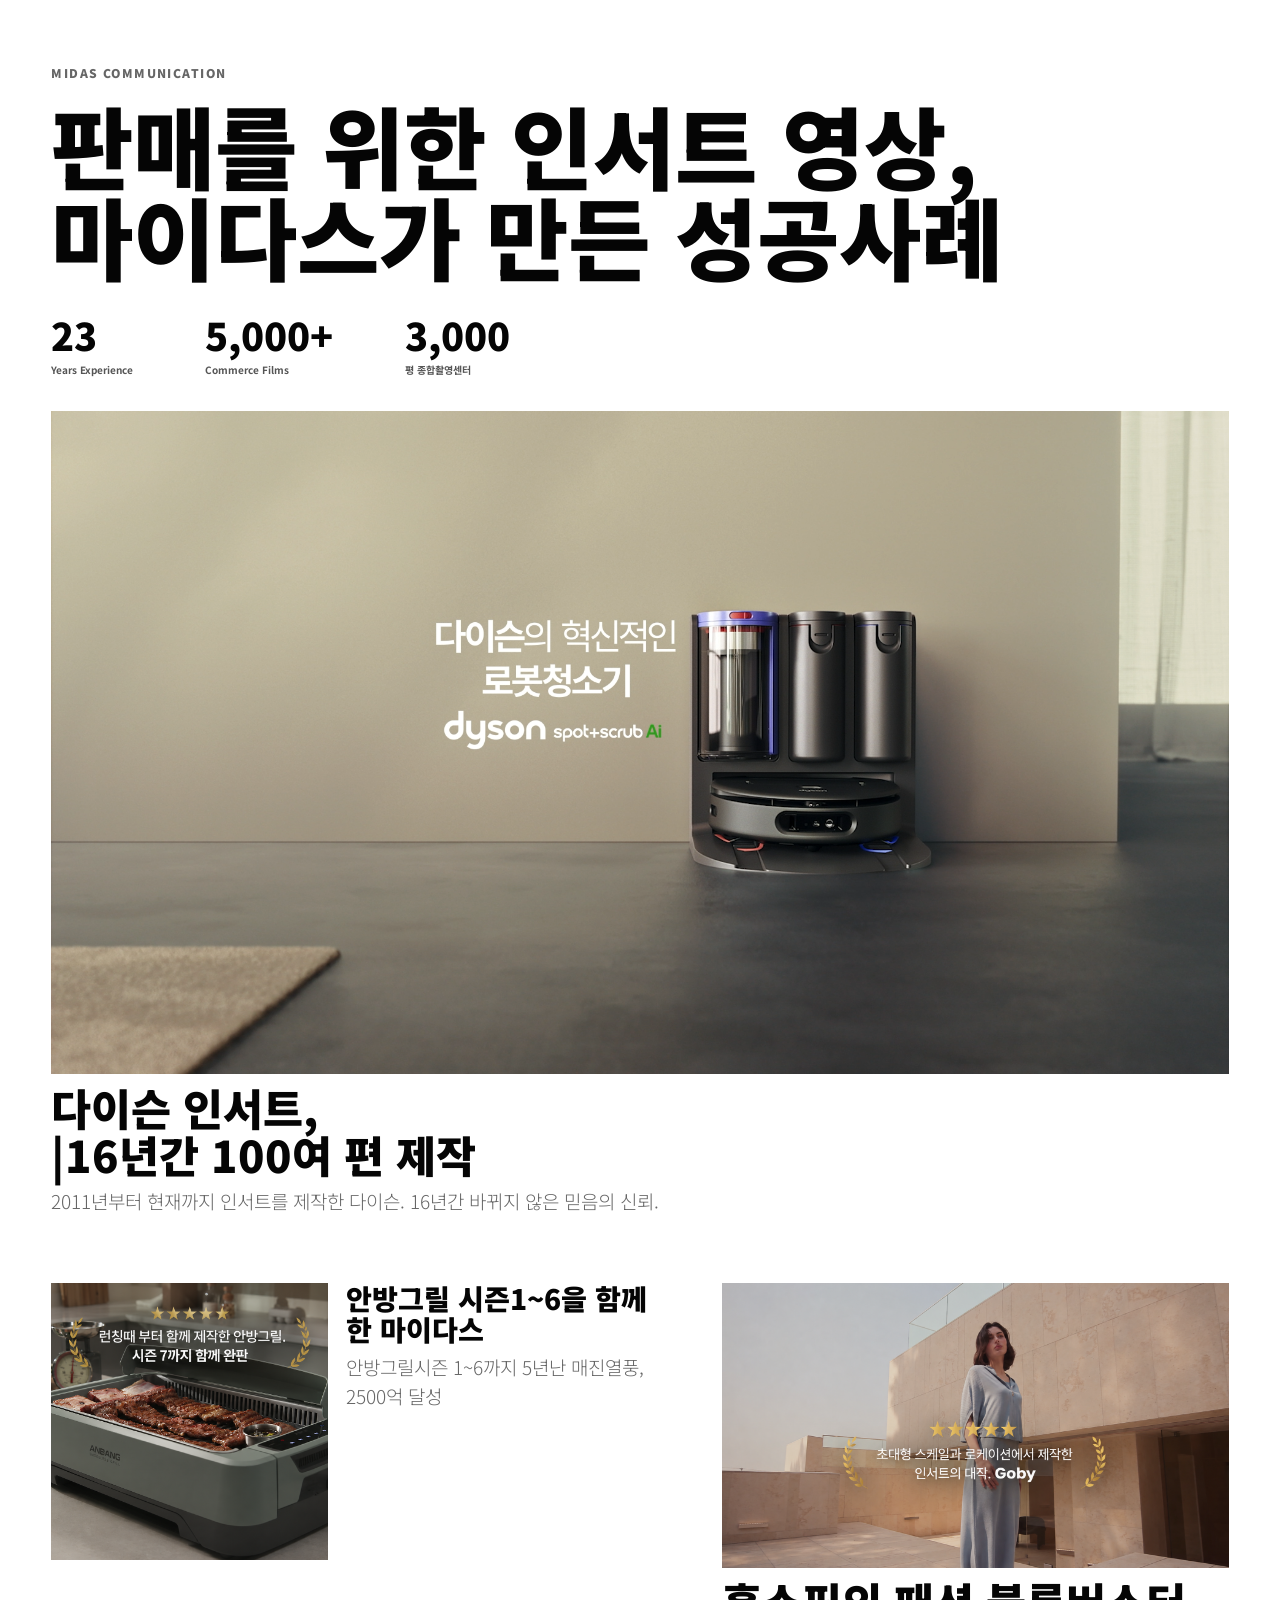
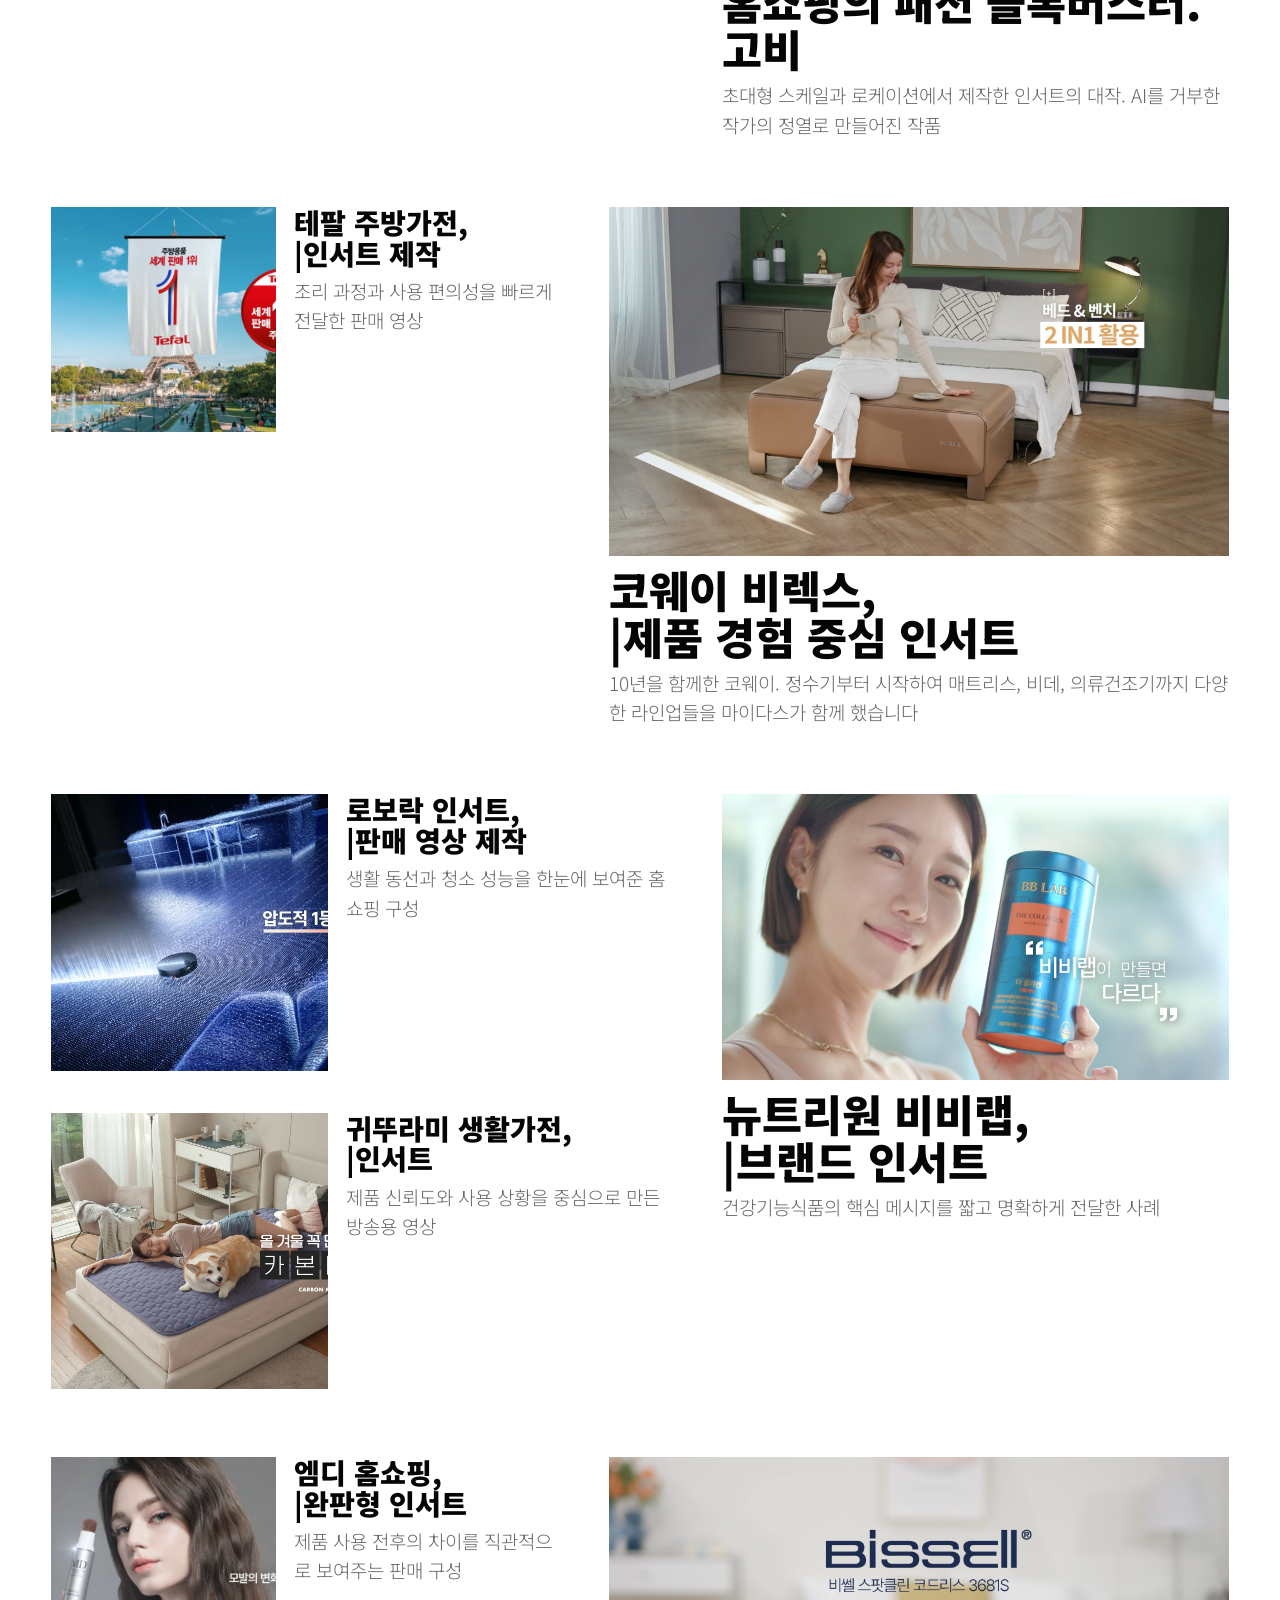
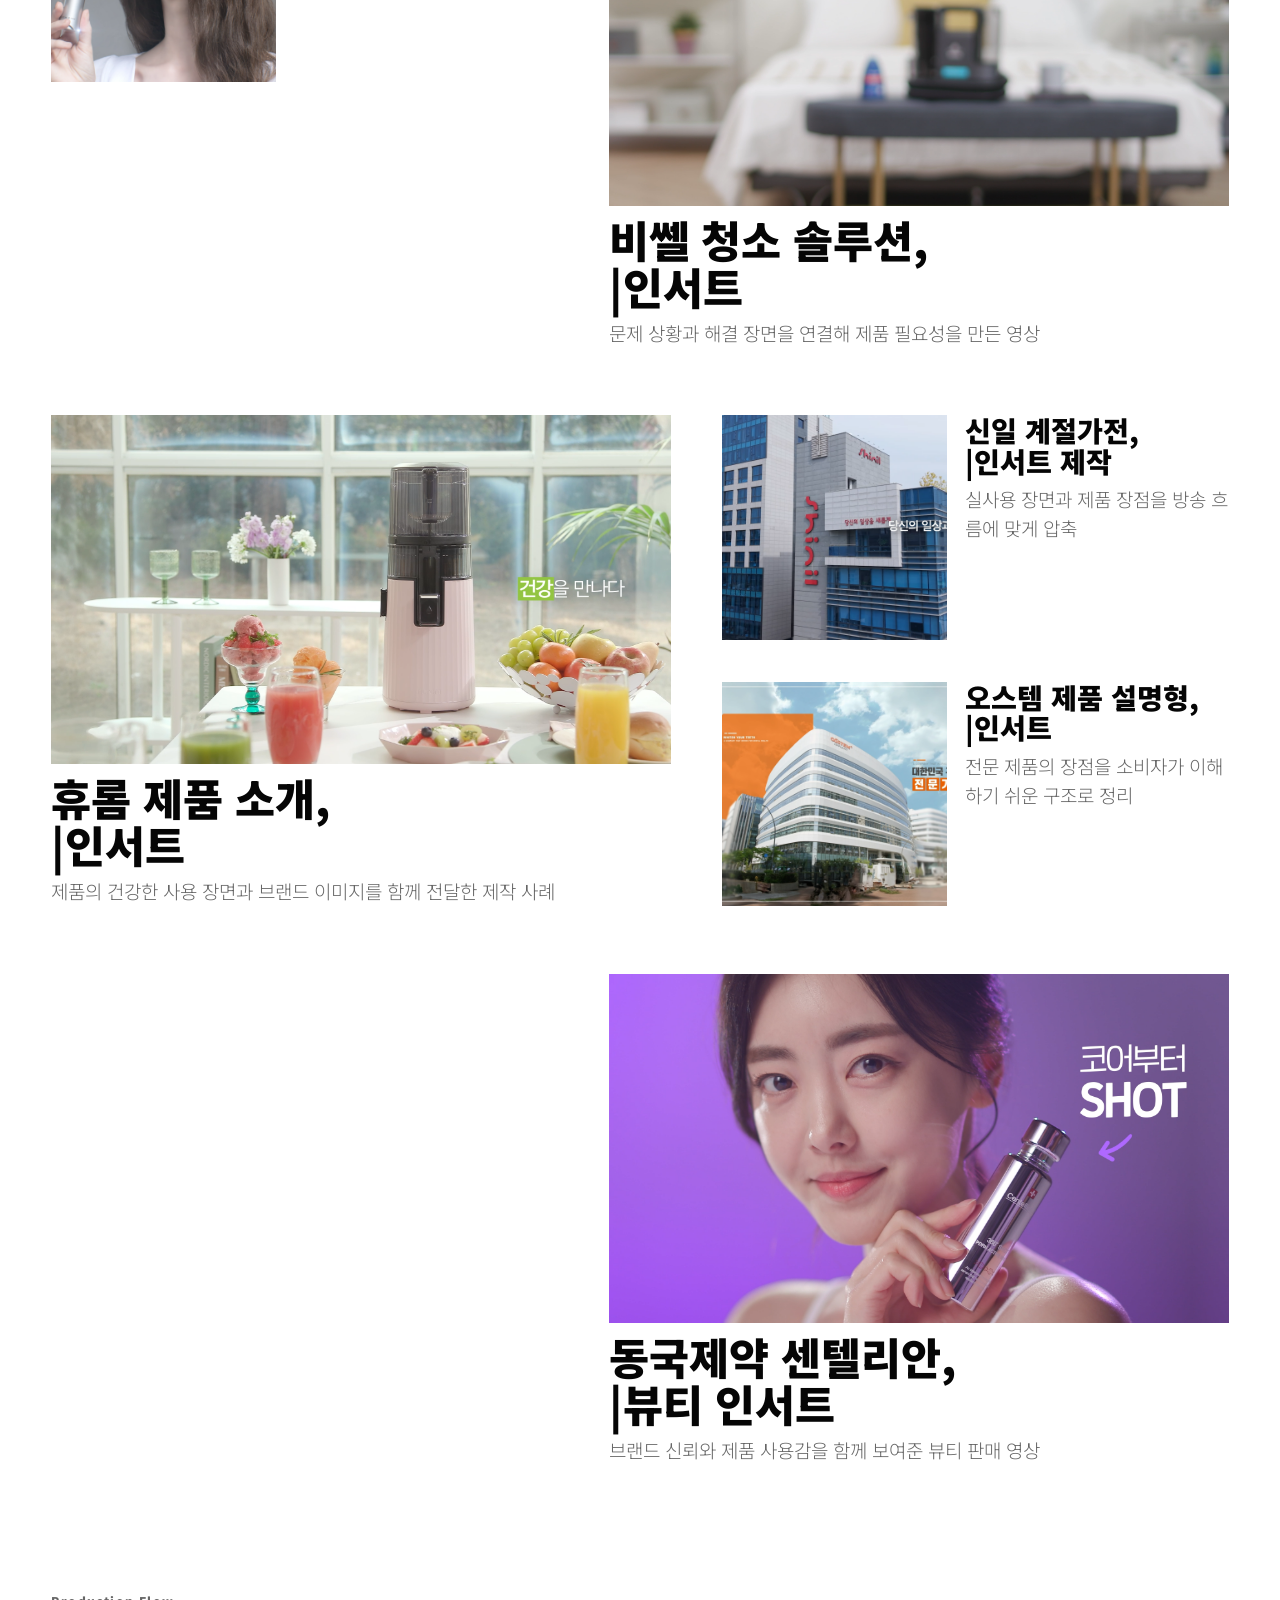
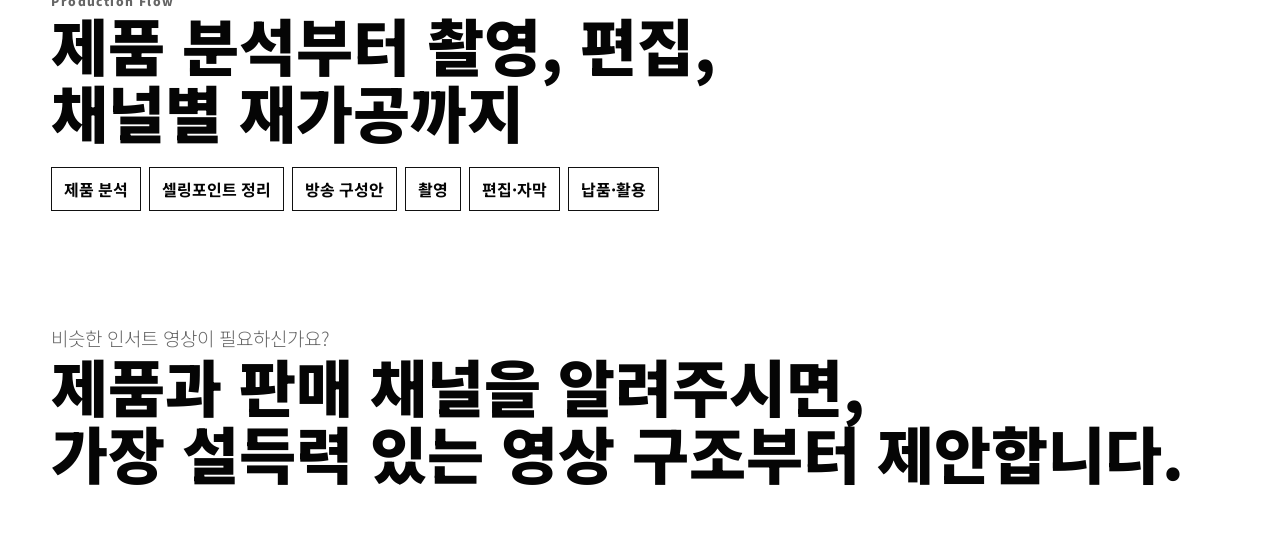
<file: index.html>
<!doctype html><html lang="ko"><head><meta charset="UTF-8"><meta name="viewport" content="width=device-width,initial-scale=1"><title>MIDAS Insert Success Cases</title><link rel="preconnect" href="https://fonts.googleapis.com"><link rel="preconnect" href="https://fonts.gstatic.com" crossorigin><link href="https://fonts.googleapis.com/css2?family=Noto+Sans+KR:wght@300;500;700;900&display=swap" rel="stylesheet"><style>*{box-sizing:border-box}body{margin:0;background:#fff;color:#050505;font-family:'Noto Sans KR',Arial,sans-serif}a{color:inherit;text-decoration:none}.hero{padding:56px 4vw 34px}.hero p,.eyebrow{font-weight:900;font-size:12px;letter-spacing:.12em}.hero h1{font-size:clamp(34px,7vw,92px);line-height:1.02;margin:16px 0 26px;font-weight:900}.stats{display:flex;gap:clamp(18px,6vw,72px);white-space:nowrap}.stats b{font-size:clamp(18px,4vw,38px);font-weight:900}.stats span{display:block;font-size:10px;font-weight:700;color:#555}.case-feature,.works-grid{padding:0 4vw}.editorial-row{display:grid;grid-template-columns:minmax(0,1.1fr) minmax(260px,.9fr);gap:clamp(22px,4vw,62px);align-items:start;margin:clamp(28px,5vw,58px) 0}.editorial-row:nth-child(even){grid-template-columns:minmax(260px,.9fr) minmax(0,1.1fr)}.editorial-row:nth-child(even)>.large-card{order:2}.stack-column{display:grid;gap:clamp(18px,2.5vw,34px)}.work-card{display:block;padding:0 0 10px;transition:.18s}.work-card:hover{background:#050505;color:#fff}.work-card:hover p{color:#bbb}figure{margin:0;overflow:hidden;background:#eee}.large-card figure{aspect-ratio:16/9}.small-card{display:grid;grid-template-columns:minmax(120px,.85fr) 1fr;gap:18px;align-items:start}.small-card figure{aspect-ratio:1/1}.work-card img{width:100%;height:100%;object-fit:cover;display:block}.caption{padding:10px 0 0}.small-card .caption{padding-top:0}h2{margin:0;font-size:clamp(24px,3.4vw,44px);line-height:1.08;font-weight:900}.small-card h2{font-size:clamp(20px,2.2vw,30px)}p{margin:8px 0 0;font-size:clamp(14px,1.5vw,19px);line-height:1.55;font-weight:300;color:#666}.process,.contact-cta{padding:52px 4vw}.process h2,.contact-cta h2{font-size:clamp(30px,5vw,62px)}.process div{display:flex;flex-wrap:wrap;gap:8px;margin-top:22px}.process span{border:1px solid #111;padding:9px 12px;font-weight:700}@media(max-width:760px){.hero{padding:38px 18px 24px}.stats{justify-content:space-between;gap:8px}.stats b{font-size:20px;text-align:center}.stats span{font-size:8px}.case-feature,.works-grid{padding:0 18px}.editorial-row,.editorial-row:nth-child(even){display:block;margin:24px 0}.editorial-row:nth-child(even)>.large-card{order:0}.stack-column{display:block}.work-card,.small-card{display:block;margin:0 0 24px;padding-bottom:0}.small-card figure,.large-card figure{aspect-ratio:16/9}.caption,.small-card .caption{padding:8px 0 0}.small-card h2,h2{font-size:24px}.process,.contact-cta{padding:36px 18px}}</style></head><body><header class="hero"><p>MIDAS COMMUNICATION</p><h1>판매를 위한 인서트 영상,<br>마이다스가 만든 성공사례</h1><div class="stats"><b>23<span>Years Experience</span></b><b>5,000+<span>Commerce Films</span></b><b>3,000<span>평 종합촬영센터</span></b></div></header><main><section class="case-feature"><a class="work-card large-card" href="https://www.youtube.com/watch?v=G2PbFW4f110" target="_blank" rel="noopener"><figure><img src="assets/img/insert/01-다이슨.png" alt="다이슨 인서트 성공사례"></figure><div class="caption"><h2>다이슨 인서트,<br>|16년간 100여 편 제작</h2><p>2011년부터 현재까지 인서트를 제작한 다이슨. 16년간 바뀌지 않은 믿음의 신뢰. </p></div></a></section><section class="works-grid"><section class="editorial-row"><div class="stack-column"><a class="work-card small-card" href="https://www.youtube.com/watch?v=g1VbbLwej2k" target="_blank" rel="noopener"><figure><img src="assets/img/insert/06-안방그릴.png" alt="안방그릴 인서트 성공사례"></figure><div class="caption"><h2>안방그릴 시즌1~6을 함께한 마이다스</h2><p>안방그릴시즌 1~6까지 5년난 매진열풍, 2500억 달성</p></div></a></div><a class="work-card large-card" href="https://www.youtube.com/watch?v=FVRKUZlJ7e4" target="_blank" rel="noopener"><figure><img src="assets/img/insert/03-고비.png" alt="고비 인서트 성공사례"></figure><div class="caption"><h2>홈쇼핑의 패션 블록버스터.<br> 고비</h2><p>초대형 스케일과 로케이션에서 제작한 인서트의 대작. AI를 거부한 작가의 정열로 만들어진 작품</p></div></a></section><section class="editorial-row"><div class="stack-column"><a class="work-card small-card" href="https://www.youtube.com/watch?v=BTRh660N0Gg" target="_blank" rel="noopener"><figure><img src="assets/img/insert/04-테팔.png" alt="테팔 인서트 성공사례"></figure><div class="caption"><h2>테팔 주방가전,<br>|인서트 제작</h2><p>조리 과정과 사용 편의성을 빠르게 전달한 판매 영상</p></div></a></div><a class="work-card large-card" href="https://www.youtube.com/watch?v=70TjI9-N_DI" target="_blank" rel="noopener"><figure><img src="assets/img/insert/03-코웨이-비렉스.png" alt="코웨이 비렉스 인서트 성공사례"></figure><div class="caption"><h2>코웨이 비렉스,<br>|제품 경험 중심 인서트</h2><p>10년을 함께한 코웨이. 정수기부터 시작하여 매트리스, 비데, 의류건조기까지 다양한 라인업들을 마이다스가 함께 했습니다</p></div></a></section><section class="editorial-row"><div class="stack-column"><a class="work-card small-card" href="https://www.youtube.com/watch?v=RRXb6wI9IQI" target="_blank" rel="noopener"><figure><img src="assets/img/insert/02-로보락.png" alt="로보락 인서트 성공사례"></figure><div class="caption"><h2>로보락 인서트,<br>|판매 영상 제작</h2><p>생활 동선과 청소 성능을 한눈에 보여준 홈쇼핑 구성</p></div></a><a class="work-card small-card" href="https://www.youtube.com/watch?v=6z-DUTfkjpg" target="_blank" rel="noopener"><figure><img src="assets/img/insert/07-귀뚜라미.png" alt="귀뚜라미 인서트 성공사례"></figure><div class="caption"><h2>귀뚜라미 생활가전,<br>|인서트</h2><p>제품 신뢰도와 사용 상황을 중심으로 만든 방송용 영상</p></div></a></div><a class="work-card large-card" href="https://www.youtube.com/watch?v=x9LuqfbR4MU" target="_blank" rel="noopener"><figure><img src="assets/img/insert/08-뉴트리원-비비랩.png" alt="뉴트리원 비비랩 인서트 성공사례"></figure><div class="caption"><h2>뉴트리원 비비랩,<br>|브랜드 인서트</h2><p>건강기능식품의 핵심 메시지를 짧고 명확하게 전달한 사례</p></div></a></section><section class="editorial-row"><div class="stack-column"><a class="work-card small-card" href="https://www.youtube.com/watch?v=-eQnOwGTk7o" target="_blank" rel="noopener"><figure><img src="assets/img/insert/09-엠디.png" alt="엠디 인서트 성공사례"></figure><div class="caption"><h2>엠디 홈쇼핑,<br>|완판형 인서트</h2><p>제품 사용 전후의 차이를 직관적으로 보여주는 판매 구성</p></div></a></div><a class="work-card large-card" href="https://www.youtube.com/watch?v=N2UHQy3POWo&amp;feature=youtu.be" target="_blank" rel="noopener"><figure><img src="assets/img/insert/10-비쎌.png" alt="비쎌 인서트 성공사례"></figure><div class="caption"><h2>비쎌 청소 솔루션,<br>|인서트</h2><p>문제 상황과 해결 장면을 연결해 제품 필요성을 만든 영상</p></div></a></section><section class="editorial-row"><a class="work-card large-card" href="https://www.youtube.com/watch?v=GxN_BkqXtNw" target="_blank" rel="noopener"><figure><img src="assets/img/insert/11-휴롬.png" alt="휴롬 인서트 성공사례"></figure><div class="caption"><h2>휴롬 제품 소개,<br>|인서트</h2><p>제품의 건강한 사용 장면과 브랜드 이미지를 함께 전달한 제작 사례</p></div></a><div class="stack-column"><a class="work-card small-card" href="https://www.youtube.com/watch?v=9bd-cKFMoJg" target="_blank" rel="noopener"><figure><img src="assets/img/insert/12-신일.png" alt="신일 인서트 성공사례"></figure><div class="caption"><h2>신일 계절가전,<br>|인서트 제작</h2><p>실사용 장면과 제품 장점을 방송 흐름에 맞게 압축</p></div></a><a class="work-card small-card" href="https://www.youtube.com/watch?v=a8w3D-6zehs" target="_blank" rel="noopener"><figure><img src="assets/img/insert/13-오스템.png" alt="오스템 인서트 성공사례"></figure><div class="caption"><h2>오스템 제품 설명형,<br>|인서트</h2><p>전문 제품의 장점을 소비자가 이해하기 쉬운 구조로 정리</p></div></a></div></section><section class="editorial-row"><a class="work-card large-card" href="https://www.youtube.com/watch?v=Z0hi5ztHiDM" target="_blank" rel="noopener"><figure><img src="assets/img/insert/14-동국제약-센텔리안.png" alt="동국제약 센텔리안 인서트 성공사례"></figure><div class="caption"><h2>동국제약 센텔리안,<br>|뷰티 인서트</h2><p>브랜드 신뢰와 제품 사용감을 함께 보여준 뷰티 판매 영상</p></div></a><div class="stack-column"></div></section></section><section class="process"><p class="eyebrow">Production Flow</p><h2>제품 분석부터 촬영, 편집,<br>채널별 재가공까지</h2><div><span>제품 분석</span><span>셀링포인트 정리</span><span>방송 구성안</span><span>촬영</span><span>편집·자막</span><span>납품·활용</span></div></section><section class="contact-cta"><p>비슷한 인서트 영상이 필요하신가요?</p><h2>제품과 판매 채널을 알려주시면,<br>가장 설득력 있는 영상 구조부터 제안합니다.</h2></section></main></body></html>
<!-- sheet-published 2026-06-17T08:46:00.285Z -->
</file>
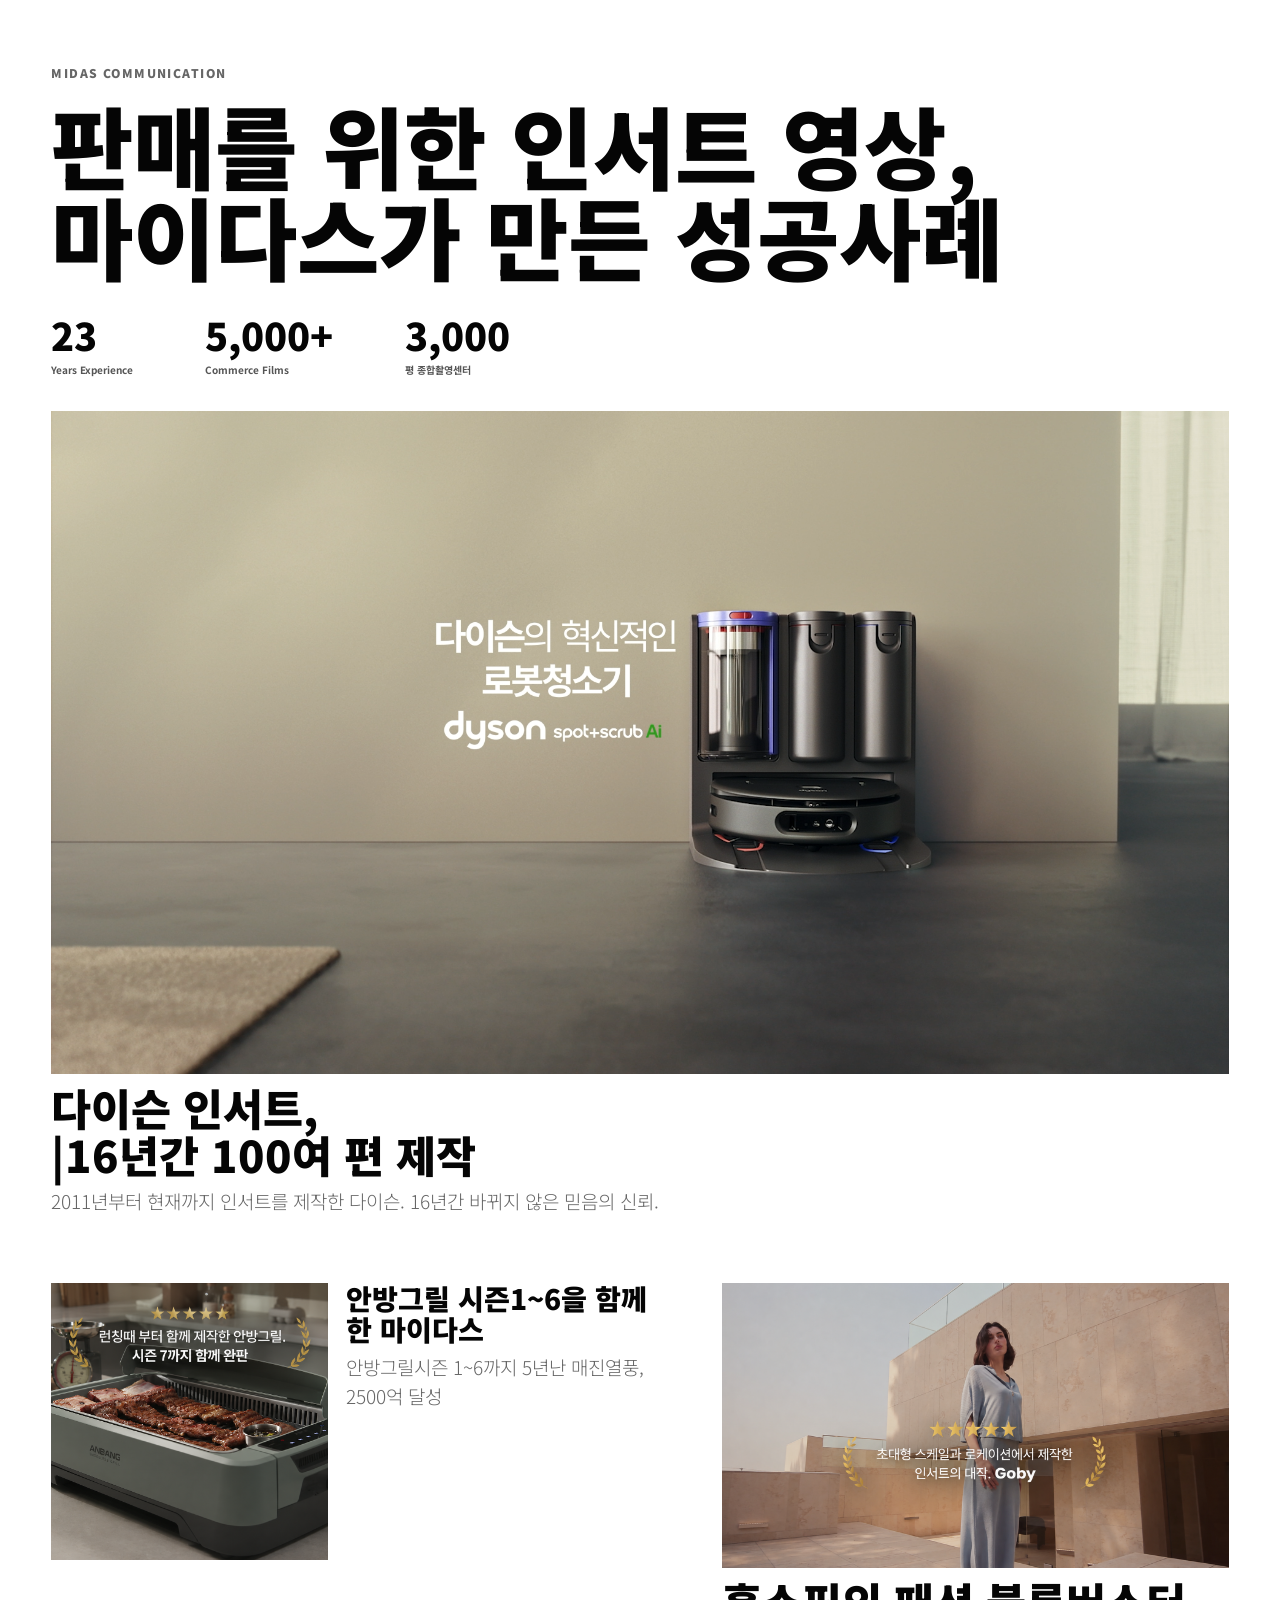
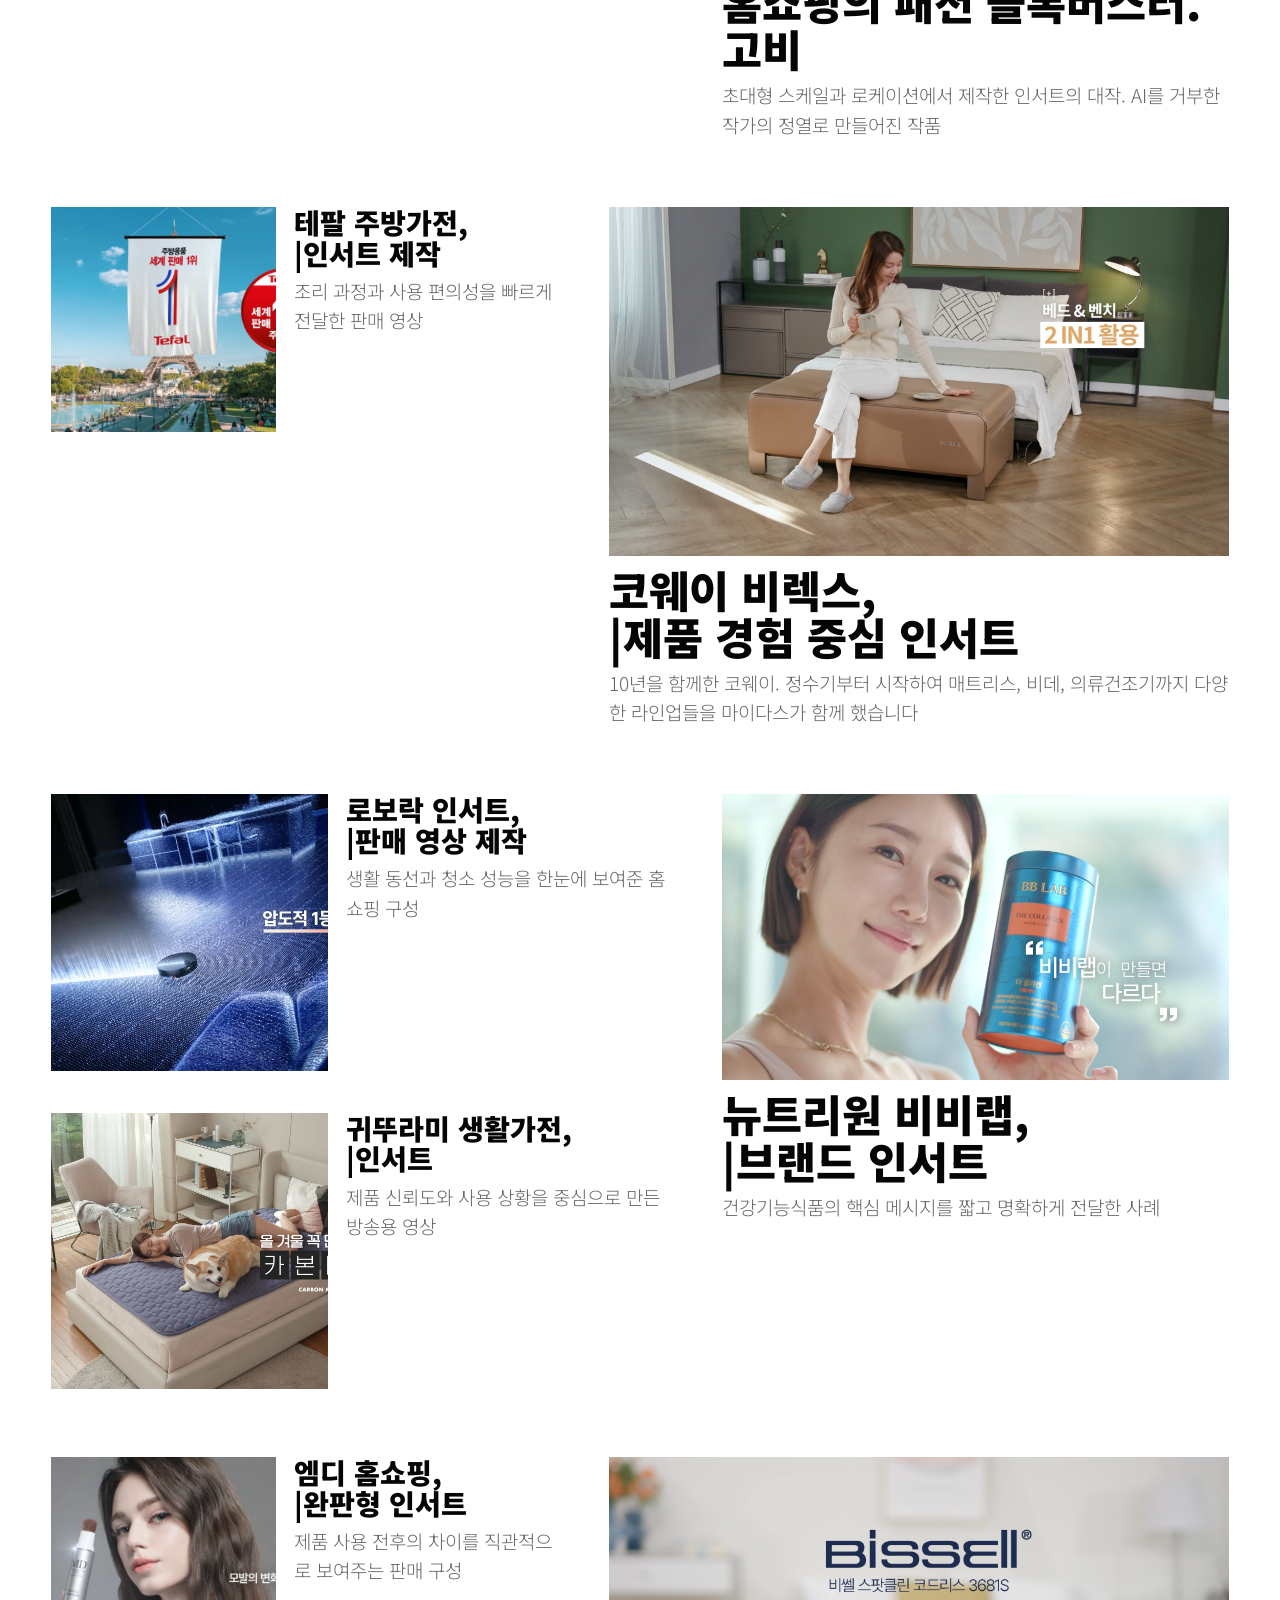
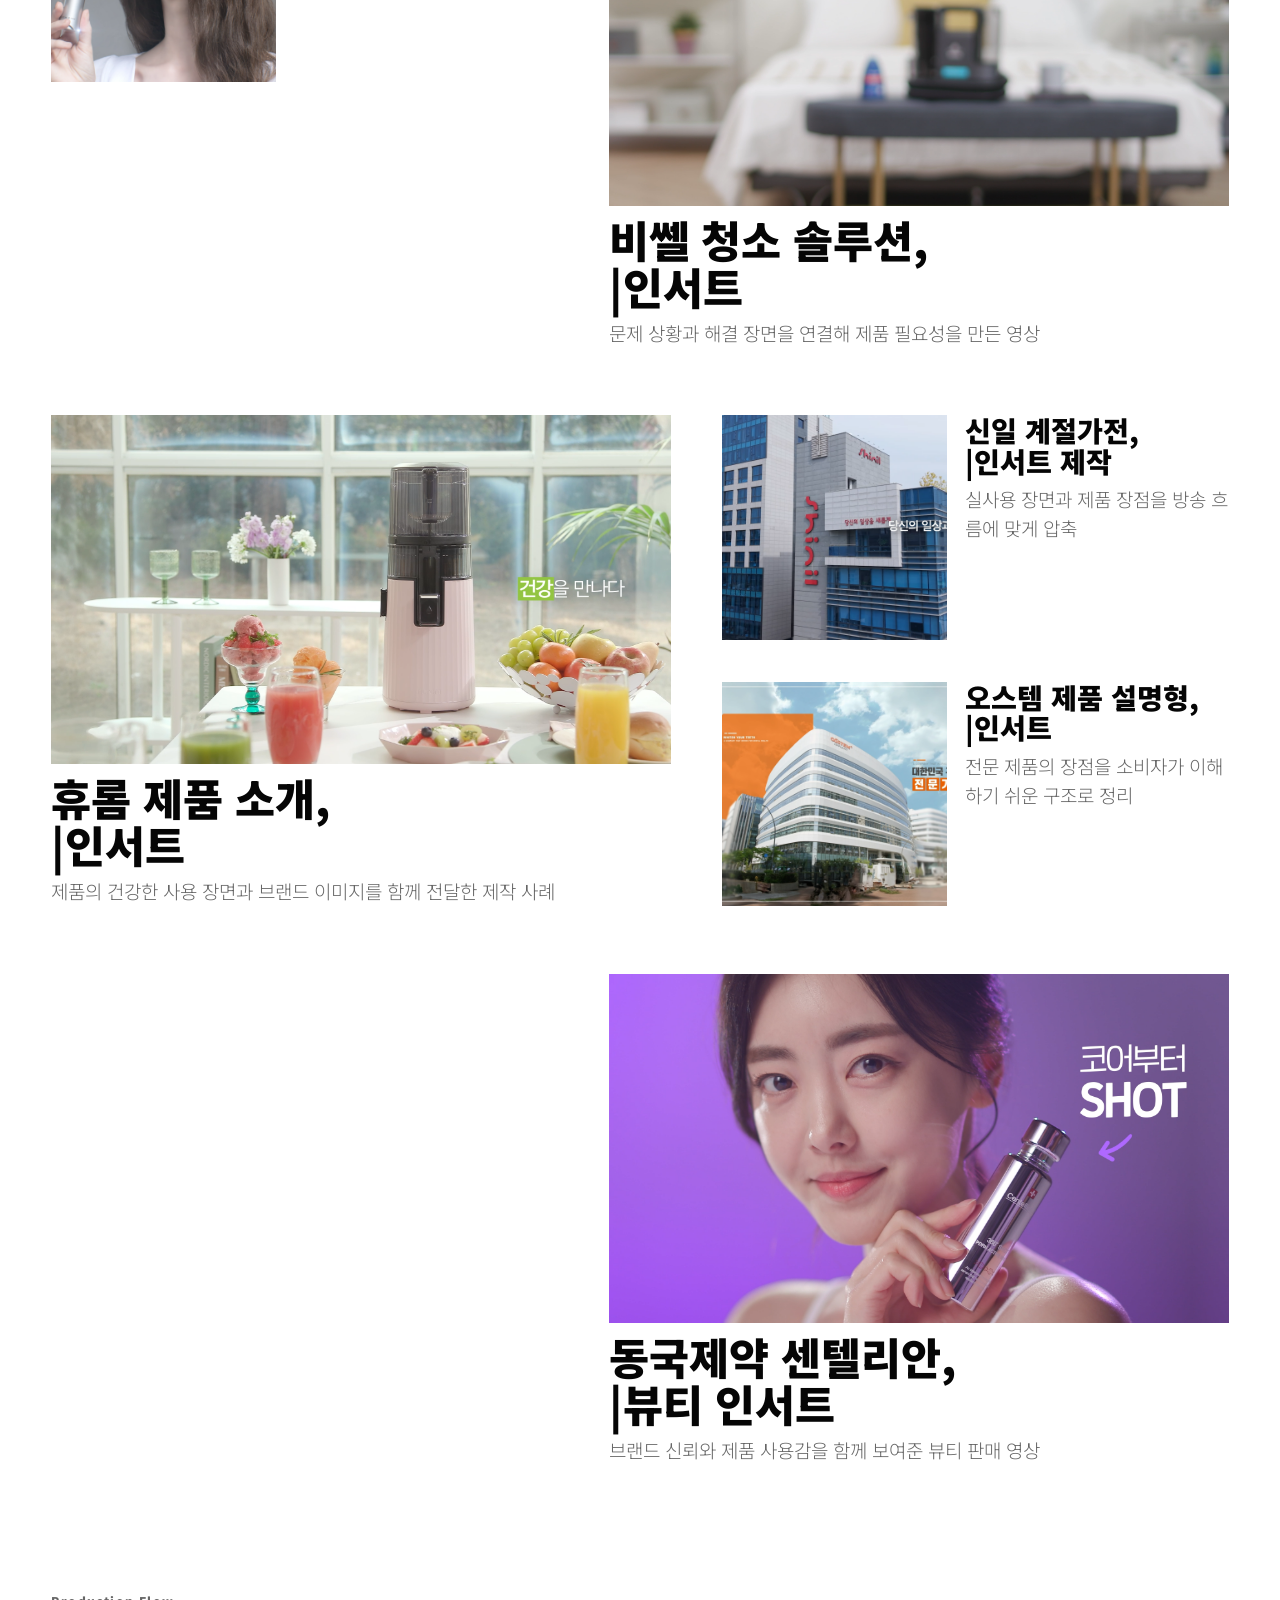
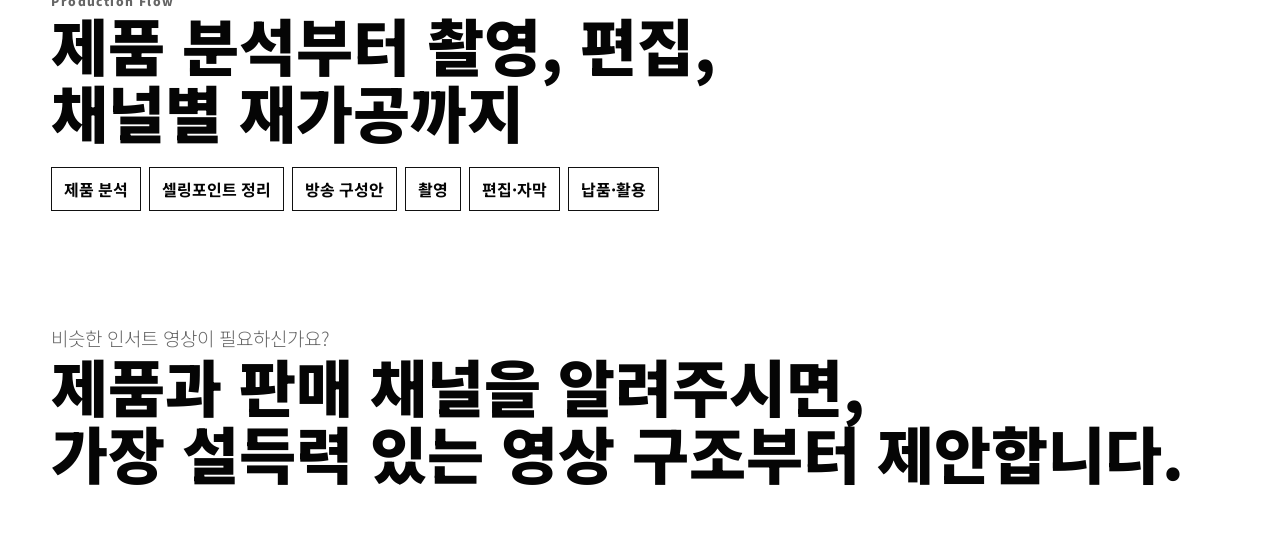
<file: insert-success.html>
<!doctype html><html lang="ko"><head><meta charset="UTF-8"><meta name="viewport" content="width=device-width,initial-scale=1"><title>MIDAS Insert Success Cases</title><link rel="preconnect" href="https://fonts.googleapis.com"><link rel="preconnect" href="https://fonts.gstatic.com" crossorigin><link href="https://fonts.googleapis.com/css2?family=Noto+Sans+KR:wght@300;500;700;900&display=swap" rel="stylesheet"><style>*{box-sizing:border-box}body{margin:0;background:#fff;color:#050505;font-family:'Noto Sans KR',Arial,sans-serif}a{color:inherit;text-decoration:none}.hero{padding:56px 4vw 34px}.hero p,.eyebrow{font-weight:900;font-size:12px;letter-spacing:.12em}.hero h1{font-size:clamp(34px,7vw,92px);line-height:1.02;margin:16px 0 26px;font-weight:900}.stats{display:flex;gap:clamp(18px,6vw,72px);white-space:nowrap}.stats b{font-size:clamp(18px,4vw,38px);font-weight:900}.stats span{display:block;font-size:10px;font-weight:700;color:#555}.case-feature,.works-grid{padding:0 4vw}.editorial-row{display:grid;grid-template-columns:minmax(0,1.1fr) minmax(260px,.9fr);gap:clamp(22px,4vw,62px);align-items:start;margin:clamp(28px,5vw,58px) 0}.editorial-row:nth-child(even){grid-template-columns:minmax(260px,.9fr) minmax(0,1.1fr)}.editorial-row:nth-child(even)>.large-card{order:2}.stack-column{display:grid;gap:clamp(18px,2.5vw,34px)}.work-card{display:block;padding:0 0 10px;transition:.18s}.work-card:hover{background:#050505;color:#fff}.work-card:hover p{color:#bbb}figure{margin:0;overflow:hidden;background:#eee}.large-card figure{aspect-ratio:16/9}.small-card{display:grid;grid-template-columns:minmax(120px,.85fr) 1fr;gap:18px;align-items:start}.small-card figure{aspect-ratio:1/1}.work-card img{width:100%;height:100%;object-fit:cover;display:block}.caption{padding:10px 0 0}.small-card .caption{padding-top:0}h2{margin:0;font-size:clamp(24px,3.4vw,44px);line-height:1.08;font-weight:900}.small-card h2{font-size:clamp(20px,2.2vw,30px)}p{margin:8px 0 0;font-size:clamp(14px,1.5vw,19px);line-height:1.55;font-weight:300;color:#666}.process,.contact-cta{padding:52px 4vw}.process h2,.contact-cta h2{font-size:clamp(30px,5vw,62px)}.process div{display:flex;flex-wrap:wrap;gap:8px;margin-top:22px}.process span{border:1px solid #111;padding:9px 12px;font-weight:700}@media(max-width:760px){.hero{padding:38px 18px 24px}.stats{justify-content:space-between;gap:8px}.stats b{font-size:20px;text-align:center}.stats span{font-size:8px}.case-feature,.works-grid{padding:0 18px}.editorial-row,.editorial-row:nth-child(even){display:block;margin:24px 0}.editorial-row:nth-child(even)>.large-card{order:0}.stack-column{display:block}.work-card,.small-card{display:block;margin:0 0 24px;padding-bottom:0}.small-card figure,.large-card figure{aspect-ratio:16/9}.caption,.small-card .caption{padding:8px 0 0}.small-card h2,h2{font-size:24px}.process,.contact-cta{padding:36px 18px}}</style></head><body><header class="hero"><p>MIDAS COMMUNICATION</p><h1>판매를 위한 인서트 영상,<br>마이다스가 만든 성공사례</h1><div class="stats"><b>23<span>Years Experience</span></b><b>5,000+<span>Commerce Films</span></b><b>3,000<span>평 종합촬영센터</span></b></div></header><main><section class="case-feature"><a class="work-card large-card" href="https://www.youtube.com/watch?v=G2PbFW4f110" target="_blank" rel="noopener"><figure><img src="assets/img/insert/01-다이슨.png" alt="다이슨 인서트 성공사례"></figure><div class="caption"><h2>다이슨 인서트,<br>|16년간 100여 편 제작</h2><p>2011년부터 현재까지 인서트를 제작한 다이슨. 16년간 바뀌지 않은 믿음의 신뢰. </p></div></a></section><section class="works-grid"><section class="editorial-row"><div class="stack-column"><a class="work-card small-card" href="https://www.youtube.com/watch?v=g1VbbLwej2k" target="_blank" rel="noopener"><figure><img src="assets/img/insert/06-안방그릴.png" alt="안방그릴 인서트 성공사례"></figure><div class="caption"><h2>안방그릴 시즌1~6을 함께한 마이다스</h2><p>안방그릴시즌 1~6까지 5년난 매진열풍, 2500억 달성</p></div></a></div><a class="work-card large-card" href="https://www.youtube.com/watch?v=FVRKUZlJ7e4" target="_blank" rel="noopener"><figure><img src="assets/img/insert/03-고비.png" alt="고비 인서트 성공사례"></figure><div class="caption"><h2>홈쇼핑의 패션 블록버스터.<br> 고비</h2><p>초대형 스케일과 로케이션에서 제작한 인서트의 대작. AI를 거부한 작가의 정열로 만들어진 작품</p></div></a></section><section class="editorial-row"><div class="stack-column"><a class="work-card small-card" href="https://www.youtube.com/watch?v=BTRh660N0Gg" target="_blank" rel="noopener"><figure><img src="assets/img/insert/04-테팔.png" alt="테팔 인서트 성공사례"></figure><div class="caption"><h2>테팔 주방가전,<br>|인서트 제작</h2><p>조리 과정과 사용 편의성을 빠르게 전달한 판매 영상</p></div></a></div><a class="work-card large-card" href="https://www.youtube.com/watch?v=70TjI9-N_DI" target="_blank" rel="noopener"><figure><img src="assets/img/insert/03-코웨이-비렉스.png" alt="코웨이 비렉스 인서트 성공사례"></figure><div class="caption"><h2>코웨이 비렉스,<br>|제품 경험 중심 인서트</h2><p>10년을 함께한 코웨이. 정수기부터 시작하여 매트리스, 비데, 의류건조기까지 다양한 라인업들을 마이다스가 함께 했습니다</p></div></a></section><section class="editorial-row"><div class="stack-column"><a class="work-card small-card" href="https://www.youtube.com/watch?v=RRXb6wI9IQI" target="_blank" rel="noopener"><figure><img src="assets/img/insert/02-로보락.png" alt="로보락 인서트 성공사례"></figure><div class="caption"><h2>로보락 인서트,<br>|판매 영상 제작</h2><p>생활 동선과 청소 성능을 한눈에 보여준 홈쇼핑 구성</p></div></a><a class="work-card small-card" href="https://www.youtube.com/watch?v=6z-DUTfkjpg" target="_blank" rel="noopener"><figure><img src="assets/img/insert/07-귀뚜라미.png" alt="귀뚜라미 인서트 성공사례"></figure><div class="caption"><h2>귀뚜라미 생활가전,<br>|인서트</h2><p>제품 신뢰도와 사용 상황을 중심으로 만든 방송용 영상</p></div></a></div><a class="work-card large-card" href="https://www.youtube.com/watch?v=x9LuqfbR4MU" target="_blank" rel="noopener"><figure><img src="assets/img/insert/08-뉴트리원-비비랩.png" alt="뉴트리원 비비랩 인서트 성공사례"></figure><div class="caption"><h2>뉴트리원 비비랩,<br>|브랜드 인서트</h2><p>건강기능식품의 핵심 메시지를 짧고 명확하게 전달한 사례</p></div></a></section><section class="editorial-row"><div class="stack-column"><a class="work-card small-card" href="https://www.youtube.com/watch?v=-eQnOwGTk7o" target="_blank" rel="noopener"><figure><img src="assets/img/insert/09-엠디.png" alt="엠디 인서트 성공사례"></figure><div class="caption"><h2>엠디 홈쇼핑,<br>|완판형 인서트</h2><p>제품 사용 전후의 차이를 직관적으로 보여주는 판매 구성</p></div></a></div><a class="work-card large-card" href="https://www.youtube.com/watch?v=N2UHQy3POWo&amp;feature=youtu.be" target="_blank" rel="noopener"><figure><img src="assets/img/insert/10-비쎌.png" alt="비쎌 인서트 성공사례"></figure><div class="caption"><h2>비쎌 청소 솔루션,<br>|인서트</h2><p>문제 상황과 해결 장면을 연결해 제품 필요성을 만든 영상</p></div></a></section><section class="editorial-row"><a class="work-card large-card" href="https://www.youtube.com/watch?v=GxN_BkqXtNw" target="_blank" rel="noopener"><figure><img src="assets/img/insert/11-휴롬.png" alt="휴롬 인서트 성공사례"></figure><div class="caption"><h2>휴롬 제품 소개,<br>|인서트</h2><p>제품의 건강한 사용 장면과 브랜드 이미지를 함께 전달한 제작 사례</p></div></a><div class="stack-column"><a class="work-card small-card" href="https://www.youtube.com/watch?v=9bd-cKFMoJg" target="_blank" rel="noopener"><figure><img src="assets/img/insert/12-신일.png" alt="신일 인서트 성공사례"></figure><div class="caption"><h2>신일 계절가전,<br>|인서트 제작</h2><p>실사용 장면과 제품 장점을 방송 흐름에 맞게 압축</p></div></a><a class="work-card small-card" href="https://www.youtube.com/watch?v=a8w3D-6zehs" target="_blank" rel="noopener"><figure><img src="assets/img/insert/13-오스템.png" alt="오스템 인서트 성공사례"></figure><div class="caption"><h2>오스템 제품 설명형,<br>|인서트</h2><p>전문 제품의 장점을 소비자가 이해하기 쉬운 구조로 정리</p></div></a></div></section><section class="editorial-row"><a class="work-card large-card" href="https://www.youtube.com/watch?v=Z0hi5ztHiDM" target="_blank" rel="noopener"><figure><img src="assets/img/insert/14-동국제약-센텔리안.png" alt="동국제약 센텔리안 인서트 성공사례"></figure><div class="caption"><h2>동국제약 센텔리안,<br>|뷰티 인서트</h2><p>브랜드 신뢰와 제품 사용감을 함께 보여준 뷰티 판매 영상</p></div></a><div class="stack-column"></div></section></section><section class="process"><p class="eyebrow">Production Flow</p><h2>제품 분석부터 촬영, 편집,<br>채널별 재가공까지</h2><div><span>제품 분석</span><span>셀링포인트 정리</span><span>방송 구성안</span><span>촬영</span><span>편집·자막</span><span>납품·활용</span></div></section><section class="contact-cta"><p>비슷한 인서트 영상이 필요하신가요?</p><h2>제품과 판매 채널을 알려주시면,<br>가장 설득력 있는 영상 구조부터 제안합니다.</h2></section></main></body></html>
<!-- sheet-published 2026-06-17T08:46:01.207Z -->
</file>
